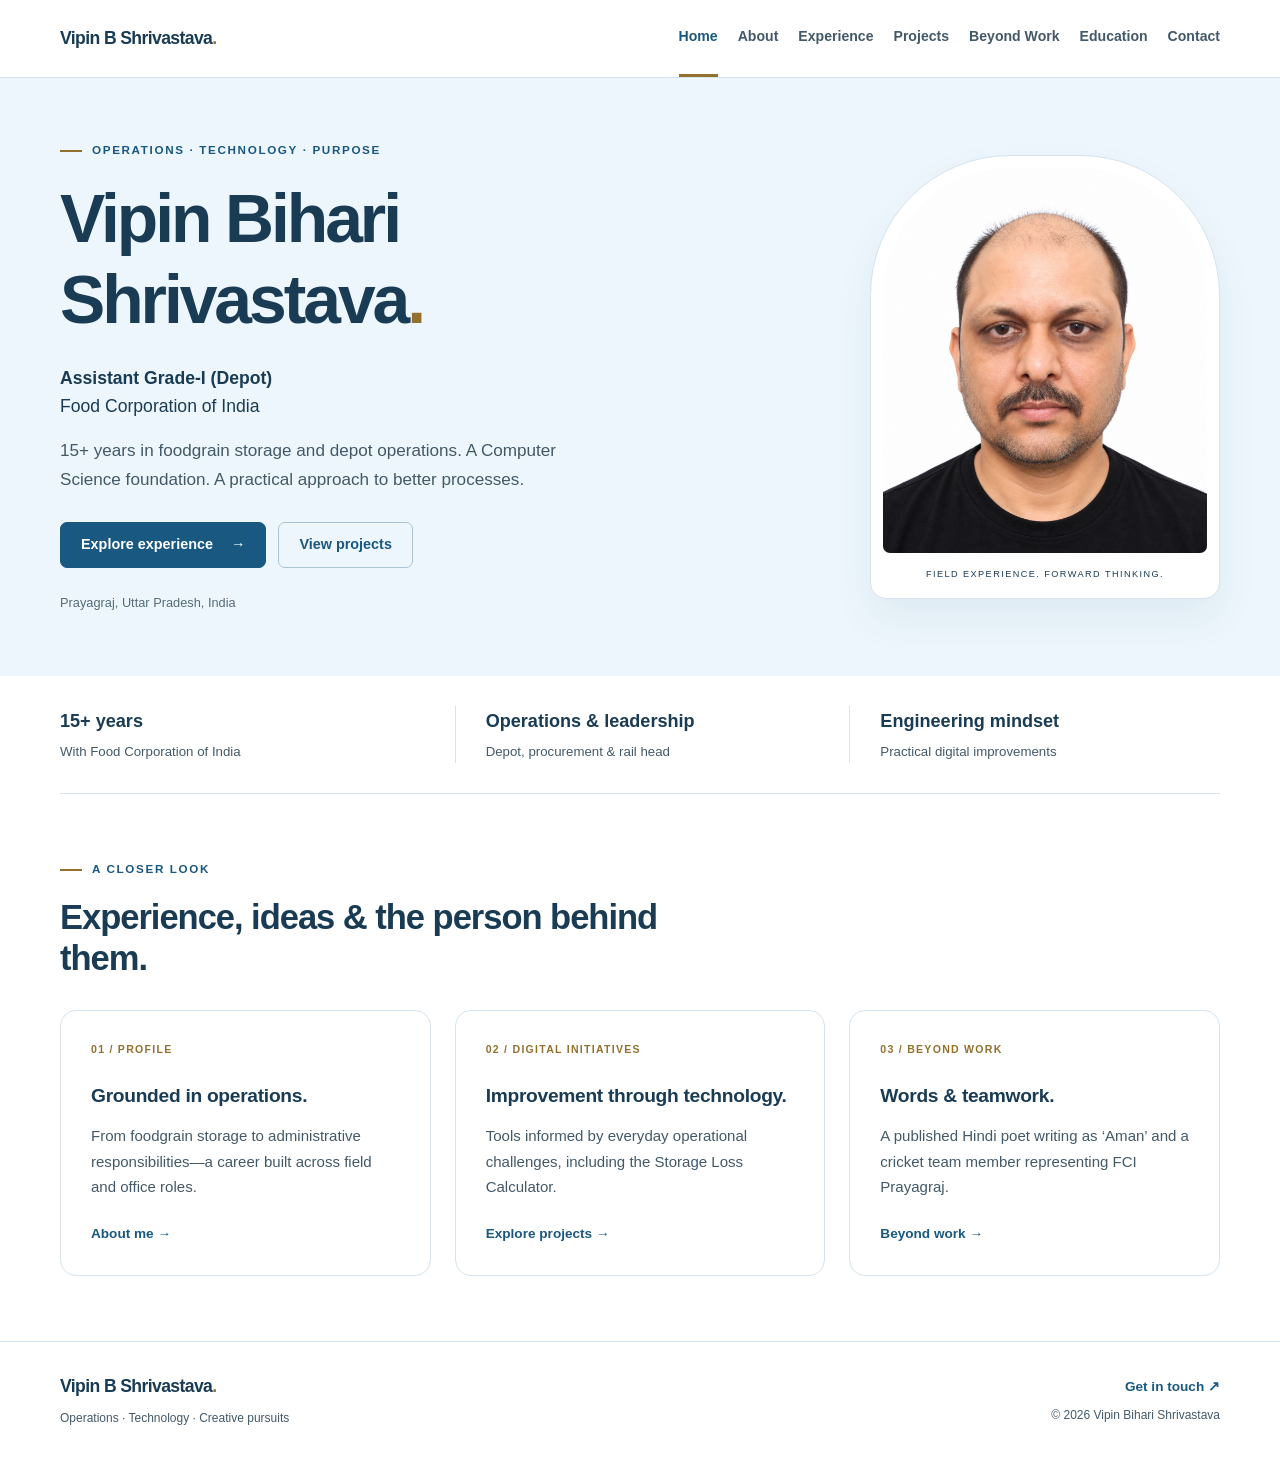
<file: index.html>
<!doctype html>
<html lang="en"><head><meta charset="utf-8"><meta name="viewport" content="width=device-width, initial-scale=1"><meta name="theme-color" content="#edf6fc"><title>Home | Vipin Bihari Shrivastava</title><meta name="description" content="Vipin Bihari Shrivastava — Assistant Grade-I (Depot), Food Corporation of India. Foodgrain operations, digital initiatives, poetry and cricket."><link rel="canonical" href="https://vipinshri.in/"><link rel="icon" href="favicon.svg" type="image/svg+xml"><link rel="stylesheet" href="style.css?v=3"><script src="script.js?v=3" defer></script><link rel="stylesheet" href="counter.css?v=3.1"><script defer src="counter-config.js?v=3.1"></script><script defer src="counter.js?v=3.1"></script></head><body><a class="skip-link" href="#main">Skip to content</a><header class="site-header"><nav class="wrap nav" aria-label="Main navigation"><a class="brand" href="index.html">Vipin B Shrivastava<span class="gold-dot">.</span></a><button class="menu-toggle" type="button" aria-expanded="false" aria-controls="navigation"><span>Menu</span><span class="hamburger" aria-hidden="true"><i></i><i></i><i></i></span></button><div class="nav-links" id="navigation"><a href="index.html" aria-current="page">Home</a><a href="about.html">About</a><a href="experience.html">Experience</a><a href="projects.html">Projects</a><a href="beyond.html">Beyond Work</a><a href="education.html">Education</a><a href="contact.html">Contact</a></div></nav></header><main id="main"><section class="home-hero"><div class="wrap hero-grid"><div class="hero-copy"><p class="eyebrow">Operations · Technology · Purpose</p><img class="mobile-portrait" src="profile.png" alt="Vipin Bihari Shrivastava" width="100" height="120"><h1>Vipin Bihari<br>Shrivastava<span class="gold-dot">.</span></h1><p class="designation">Assistant Grade-I (Depot)<br><span>Food Corporation of India</span></p><p class="intro">15+ years in foodgrain storage and depot operations. A Computer Science foundation. A practical approach to better processes.</p><div class="actions"><a class="button" href="experience.html">Explore experience <span aria-hidden="true">→</span></a><a class="button secondary" href="projects.html">View projects</a></div><p class="location">Prayagraj, Uttar Pradesh, India</p></div><figure class="portrait"><img src="profile.png" alt="Vipin Bihari Shrivastava" width="360" height="440"><figcaption>FIELD EXPERIENCE. FORWARD THINKING.</figcaption></figure></div></section><section class="wrap highlights" aria-label="Professional highlights"><div><strong>15+ years</strong><span>With Food Corporation of India</span></div><div><strong>Operations & leadership</strong><span>Depot, procurement & rail head</span></div><div><strong>Engineering mindset</strong><span>Practical digital improvements</span></div></section><section class="wrap section"><div class="section-intro"><p class="eyebrow">A closer look</p><h2>Experience, ideas & the person behind them.</h2></div><div class="cards three"><a class="card card-link" href="about.html"><span class="index">01 / PROFILE</span><h3>Grounded in operations.</h3><p>From foodgrain storage to administrative responsibilities—a career built across field and office roles.</p><span class="text-link">About me <span aria-hidden="true">→</span></span></a><a class="card card-link" href="projects.html"><span class="index">02 / DIGITAL INITIATIVES</span><h3>Improvement through technology.</h3><p>Tools informed by everyday operational challenges, including the Storage Loss Calculator.</p><span class="text-link">Explore projects <span aria-hidden="true">→</span></span></a><a class="card card-link" href="beyond.html"><span class="index">03 / BEYOND WORK</span><h3>Words & teamwork.</h3><p>A published Hindi poet writing as ‘Aman’ and a cricket team member representing FCI Prayagraj.</p><span class="text-link">Beyond work <span aria-hidden="true">→</span></span></a></div></section></main><footer class="site-footer"><div class="wrap footer-inner"><div><a class="brand" href="index.html">Vipin B Shrivastava<span class="gold-dot">.</span></a><p>Operations · Technology · Creative pursuits</p></div><div><a href="contact.html">Get in touch <span aria-hidden="true">↗</span></a><p>© 2026 Vipin Bihari Shrivastava</p></div></div><div class="wrap visit-counter" data-visit-counter hidden aria-label="Website visitor statistics"><div class="counter-totals"><div class="counter-total"><strong data-page-views>—</strong><span>Total page views</span></div><div class="counter-total"><strong data-unique-visitors>—</strong><span>Unique visitors*</span></div></div><div class="counter-info"><p data-counter-period>Loading visitor totals…</p><details><summary>About these numbers</summary><p>*Estimated distinct browsers since counting began, not verified people. Repeat page loads add views; the same saved browser ID adds only one visitor. Different devices or cleared storage may count again.</p><p>This site uses a random ID in browser storage for this counter. The counter stores its hash, totals and short-lived request IDs. It does not save your IP address, browsing history or contact details in its database. Requests go to this website's counter service. Privacy signals and the preference below are respected.</p><p data-counter-preference-note></p><button type="button" data-counter-preference>Exclude my future visits</button></details></div></div></footer></body></html>
</file>
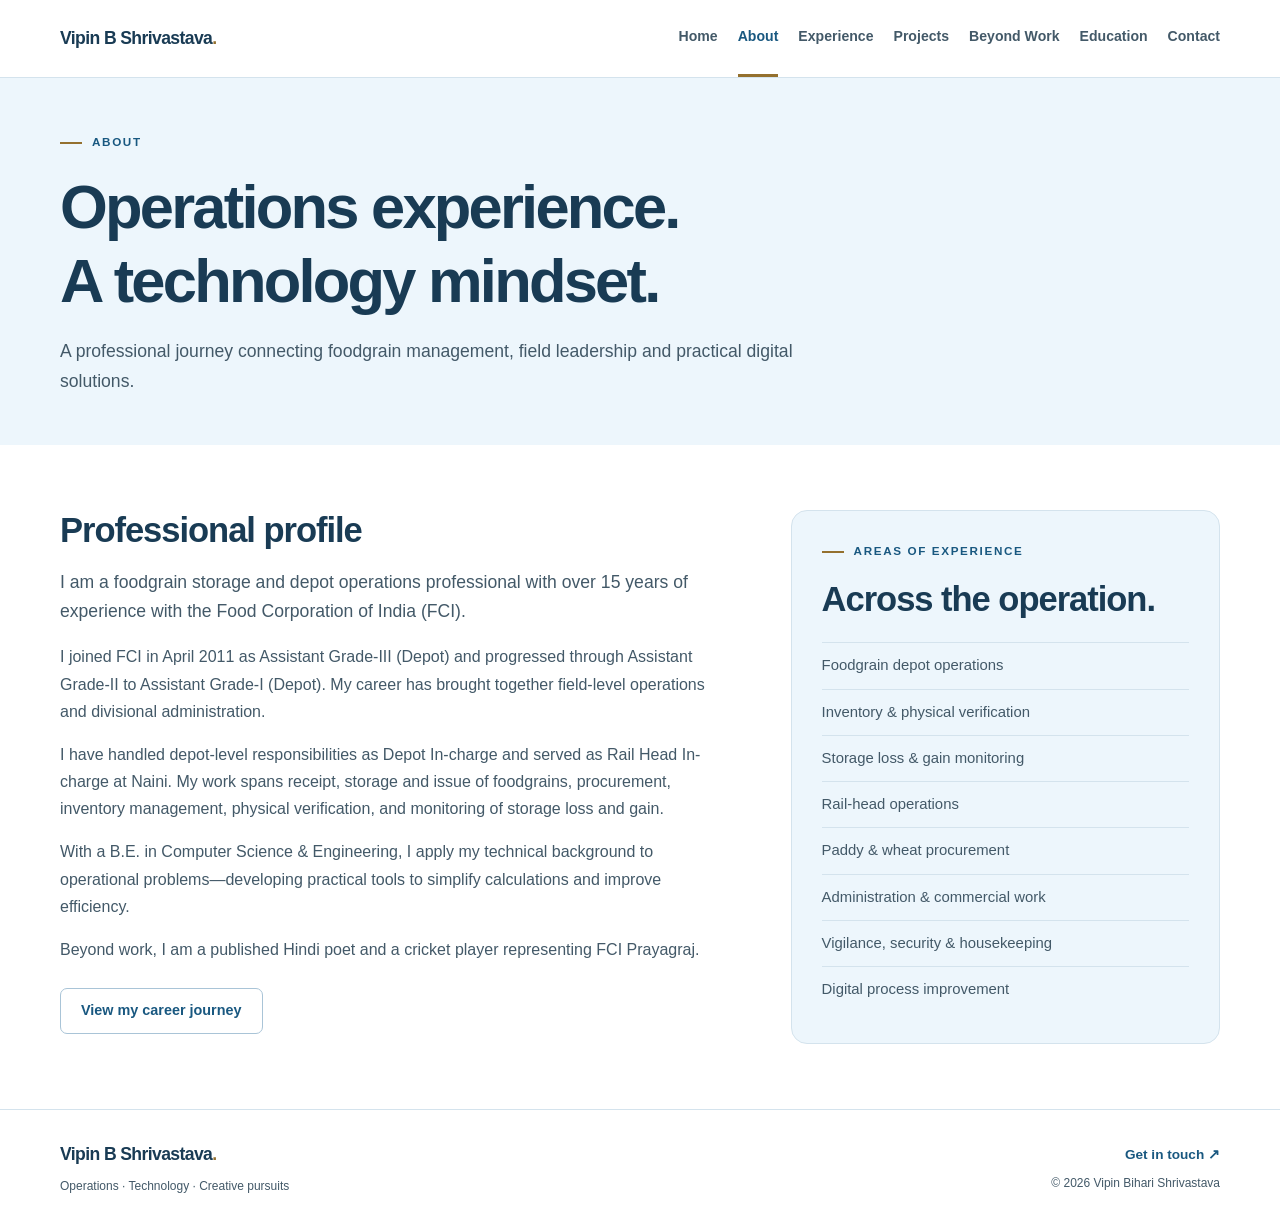
<file: about.html>
<!doctype html>
<html lang="en"><head><meta charset="utf-8"><meta name="viewport" content="width=device-width, initial-scale=1"><meta name="theme-color" content="#edf6fc"><title>About | Vipin Bihari Shrivastava</title><meta name="description" content="About — Vipin Bihari Shrivastava. Professional portfolio, FCI operations and practical digital initiatives."><link rel="canonical" href="https://vipinshri.in/about.html"><link rel="icon" href="favicon.svg" type="image/svg+xml"><link rel="stylesheet" href="style.css?v=3"><script src="script.js?v=3" defer></script><link rel="stylesheet" href="counter.css?v=3.1"><script defer src="counter-config.js?v=3.1"></script><script defer src="counter.js?v=3.1"></script></head><body><a class="skip-link" href="#main">Skip to content</a><header class="site-header"><nav class="wrap nav" aria-label="Main navigation"><a class="brand" href="index.html">Vipin B Shrivastava<span class="gold-dot">.</span></a><button class="menu-toggle" type="button" aria-expanded="false" aria-controls="navigation"><span>Menu</span><span class="hamburger" aria-hidden="true"><i></i><i></i><i></i></span></button><div class="nav-links" id="navigation"><a href="index.html">Home</a><a href="about.html" aria-current="page">About</a><a href="experience.html">Experience</a><a href="projects.html">Projects</a><a href="beyond.html">Beyond Work</a><a href="education.html">Education</a><a href="contact.html">Contact</a></div></nav></header><main id="main"><section class="page-heading"><div class="wrap"><p class="eyebrow">About</p><h1>Operations experience.<br>A technology mindset.</h1><p class="lead">A professional journey connecting foodgrain management, field leadership and practical digital solutions.</p></div></section><section class="wrap section split"><div><h2>Professional profile</h2><p class="lead">I am a foodgrain storage and depot operations professional with over 15 years of experience with the Food Corporation of India (FCI).</p><p>I joined FCI in April 2011 as Assistant Grade-III (Depot) and progressed through Assistant Grade-II to Assistant Grade-I (Depot). My career has brought together field-level operations and divisional administration.</p><p>I have handled depot-level responsibilities as Depot In-charge and served as Rail Head In-charge at Naini. My work spans receipt, storage and issue of foodgrains, procurement, inventory management, physical verification, and monitoring of storage loss and gain.</p><p>With a B.E. in Computer Science & Engineering, I apply my technical background to operational problems—developing practical tools to simplify calculations and improve efficiency.</p><p>Beyond work, I am a published Hindi poet and a cricket player representing FCI Prayagraj.</p><a class="button secondary" href="experience.html">View my career journey</a></div><aside class="panel"><p class="eyebrow">Areas of experience</p><h2>Across the operation.</h2><ul class="expertise"><li>Foodgrain depot operations</li><li>Inventory & physical verification</li><li>Storage loss & gain monitoring</li><li>Rail-head operations</li><li>Paddy & wheat procurement</li><li>Administration & commercial work</li><li>Vigilance, security & housekeeping</li><li>Digital process improvement</li></ul></aside></section></main><footer class="site-footer"><div class="wrap footer-inner"><div><a class="brand" href="index.html">Vipin B Shrivastava<span class="gold-dot">.</span></a><p>Operations · Technology · Creative pursuits</p></div><div><a href="contact.html">Get in touch <span aria-hidden="true">↗</span></a><p>© 2026 Vipin Bihari Shrivastava</p></div></div><div class="wrap visit-counter" data-visit-counter hidden aria-label="Website visitor statistics"><div class="counter-totals"><div class="counter-total"><strong data-page-views>—</strong><span>Total page views</span></div><div class="counter-total"><strong data-unique-visitors>—</strong><span>Unique visitors*</span></div></div><div class="counter-info"><p data-counter-period>Loading visitor totals…</p><details><summary>About these numbers</summary><p>*Estimated distinct browsers since counting began, not verified people. Repeat page loads add views; the same saved browser ID adds only one visitor. Different devices or cleared storage may count again.</p><p>This site uses a random ID in browser storage for this counter. The counter stores its hash, totals and short-lived request IDs. It does not save your IP address, browsing history or contact details in its database. Requests go to this website's counter service. Privacy signals and the preference below are respected.</p><p data-counter-preference-note></p><button type="button" data-counter-preference>Exclude my future visits</button></details></div></div></footer></body></html>
</file>
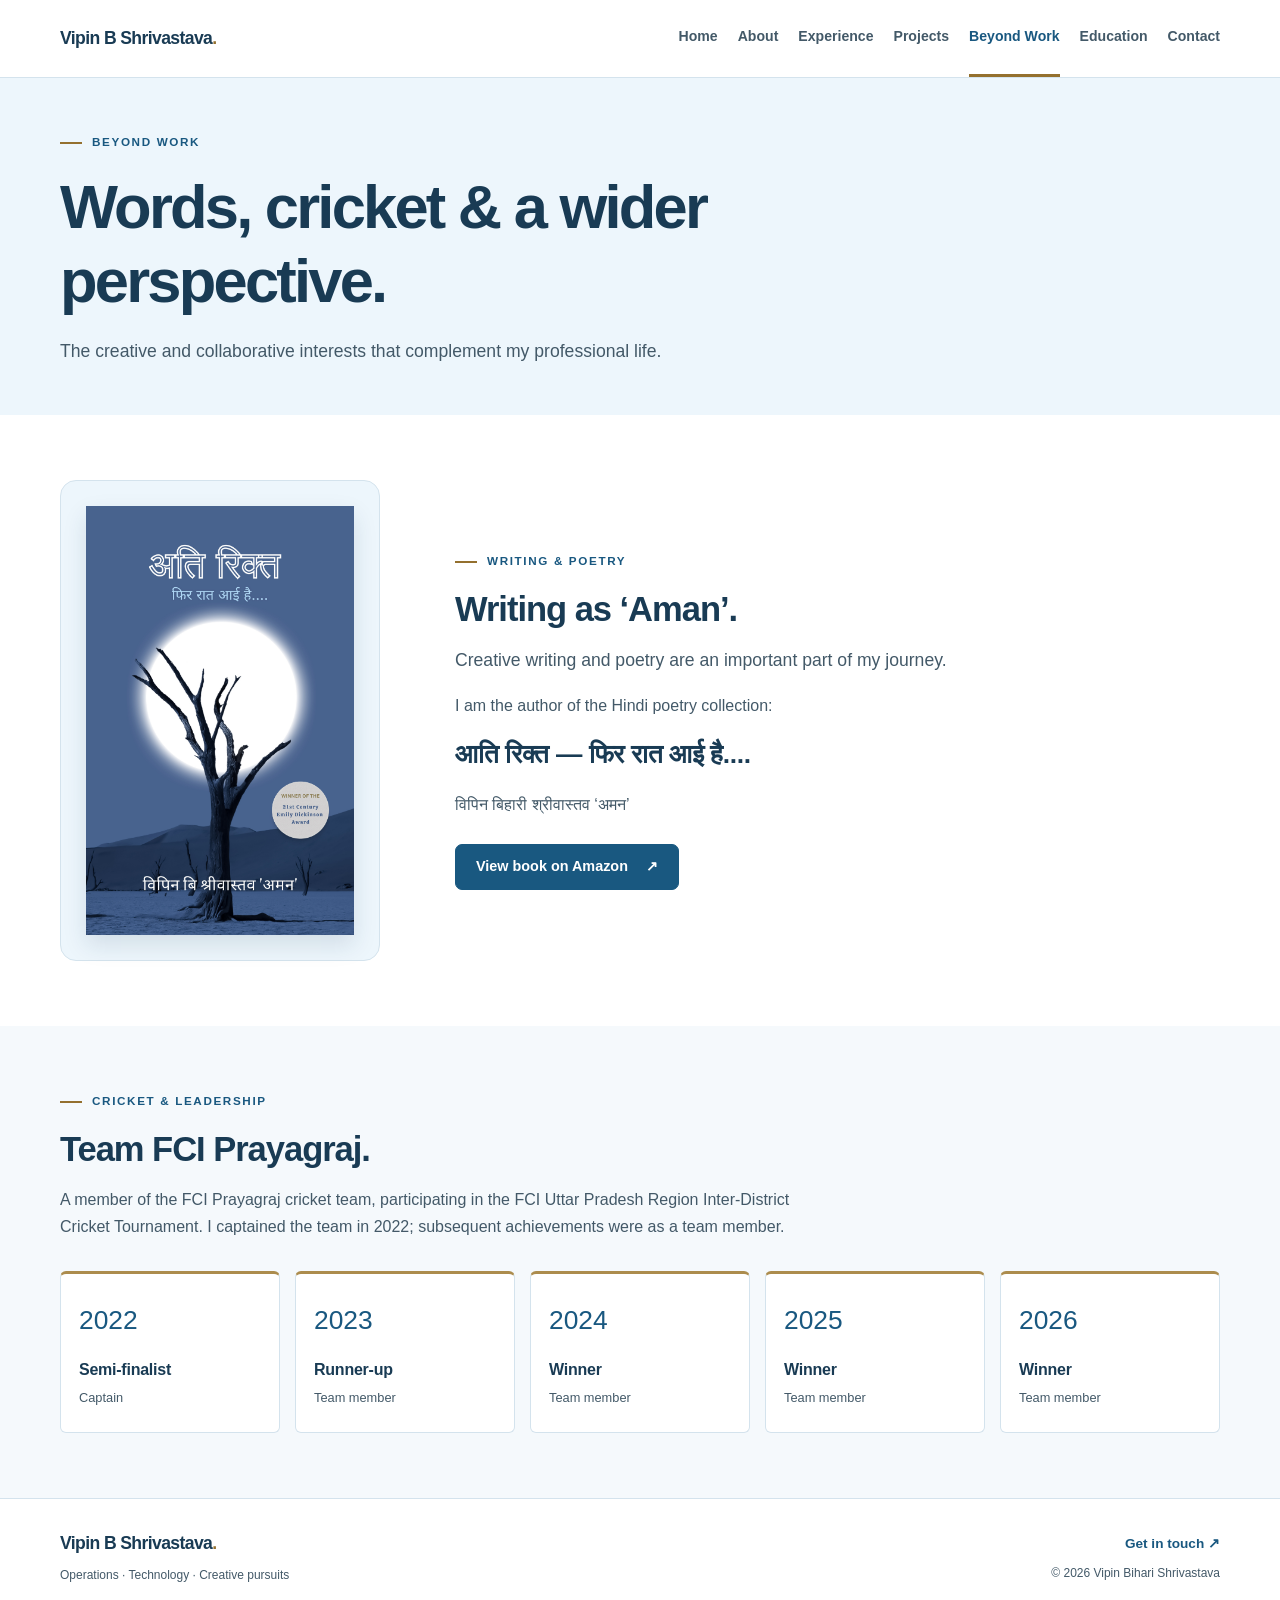
<file: beyond.html>
<!doctype html>
<html lang="en"><head><meta charset="utf-8"><meta name="viewport" content="width=device-width, initial-scale=1"><meta name="theme-color" content="#edf6fc"><title>Beyond Work | Vipin Bihari Shrivastava</title><meta name="description" content="Beyond Work — Vipin Bihari Shrivastava. Professional portfolio, FCI operations and practical digital initiatives."><link rel="canonical" href="https://vipinshri.in/beyond.html"><link rel="icon" href="favicon.svg" type="image/svg+xml"><link rel="stylesheet" href="style.css?v=3"><script src="script.js?v=3" defer></script><link rel="stylesheet" href="counter.css?v=3.1"><script defer src="counter-config.js?v=3.1"></script><script defer src="counter.js?v=3.1"></script></head><body><a class="skip-link" href="#main">Skip to content</a><header class="site-header"><nav class="wrap nav" aria-label="Main navigation"><a class="brand" href="index.html">Vipin B Shrivastava<span class="gold-dot">.</span></a><button class="menu-toggle" type="button" aria-expanded="false" aria-controls="navigation"><span>Menu</span><span class="hamburger" aria-hidden="true"><i></i><i></i><i></i></span></button><div class="nav-links" id="navigation"><a href="index.html">Home</a><a href="about.html">About</a><a href="experience.html">Experience</a><a href="projects.html">Projects</a><a href="beyond.html" aria-current="page">Beyond Work</a><a href="education.html">Education</a><a href="contact.html">Contact</a></div></nav></header><main id="main"><section class="page-heading"><div class="wrap"><p class="eyebrow">Beyond Work</p><h1>Words, cricket & a wider perspective.</h1><p class="lead">The creative and collaborative interests that complement my professional life.</p></div></section><section class="wrap section book-layout"><figure class="book"><img src="book.jpg" alt="Cover of आति रिक्त — फिर रात आई है.... by विपिन बिहारी श्रीवास्तव ‘अमन’" width="280" height="420" loading="lazy"></figure><div><p class="eyebrow">Writing & poetry</p><h2>Writing as ‘Aman’.</h2><p class="lead">Creative writing and poetry are an important part of my journey.</p><p>I am the author of the Hindi poetry collection:</p><h3 class="book-title" lang="hi">आति रिक्त — फिर रात आई है....</h3><p lang="hi">विपिन बिहारी श्रीवास्तव ‘अमन’</p><a class="button" href="https://amzn.in/d/03UaBnzP" target="_blank" rel="noopener noreferrer">View book on Amazon <span aria-hidden="true">↗</span></a></div></section><section class="soft section"><div class="wrap"><p class="eyebrow">Cricket & leadership</p><h2>Team FCI Prayagraj.</h2><p class="measure">A member of the FCI Prayagraj cricket team, participating in the FCI Uttar Pradesh Region Inter-District Cricket Tournament. I captained the team in 2022; subsequent achievements were as a team member.</p><div class="sports"><article><p class="year">2022</p><h3>Semi-finalist</h3><p>Captain</p></article><article><p class="year">2023</p><h3>Runner-up</h3><p>Team member</p></article><article><p class="year">2024</p><h3>Winner</h3><p>Team member</p></article><article><p class="year">2025</p><h3>Winner</h3><p>Team member</p></article><article><p class="year">2026</p><h3>Winner</h3><p>Team member</p></article></div></div></section></main><footer class="site-footer"><div class="wrap footer-inner"><div><a class="brand" href="index.html">Vipin B Shrivastava<span class="gold-dot">.</span></a><p>Operations · Technology · Creative pursuits</p></div><div><a href="contact.html">Get in touch <span aria-hidden="true">↗</span></a><p>© 2026 Vipin Bihari Shrivastava</p></div></div><div class="wrap visit-counter" data-visit-counter hidden aria-label="Website visitor statistics"><div class="counter-totals"><div class="counter-total"><strong data-page-views>—</strong><span>Total page views</span></div><div class="counter-total"><strong data-unique-visitors>—</strong><span>Unique visitors*</span></div></div><div class="counter-info"><p data-counter-period>Loading visitor totals…</p><details><summary>About these numbers</summary><p>*Estimated distinct browsers since counting began, not verified people. Repeat page loads add views; the same saved browser ID adds only one visitor. Different devices or cleared storage may count again.</p><p>This site uses a random ID in browser storage for this counter. The counter stores its hash, totals and short-lived request IDs. It does not save your IP address, browsing history or contact details in its database. Requests go to this website's counter service. Privacy signals and the preference below are respected.</p><p data-counter-preference-note></p><button type="button" data-counter-preference>Exclude my future visits</button></details></div></div></footer></body></html>
</file>
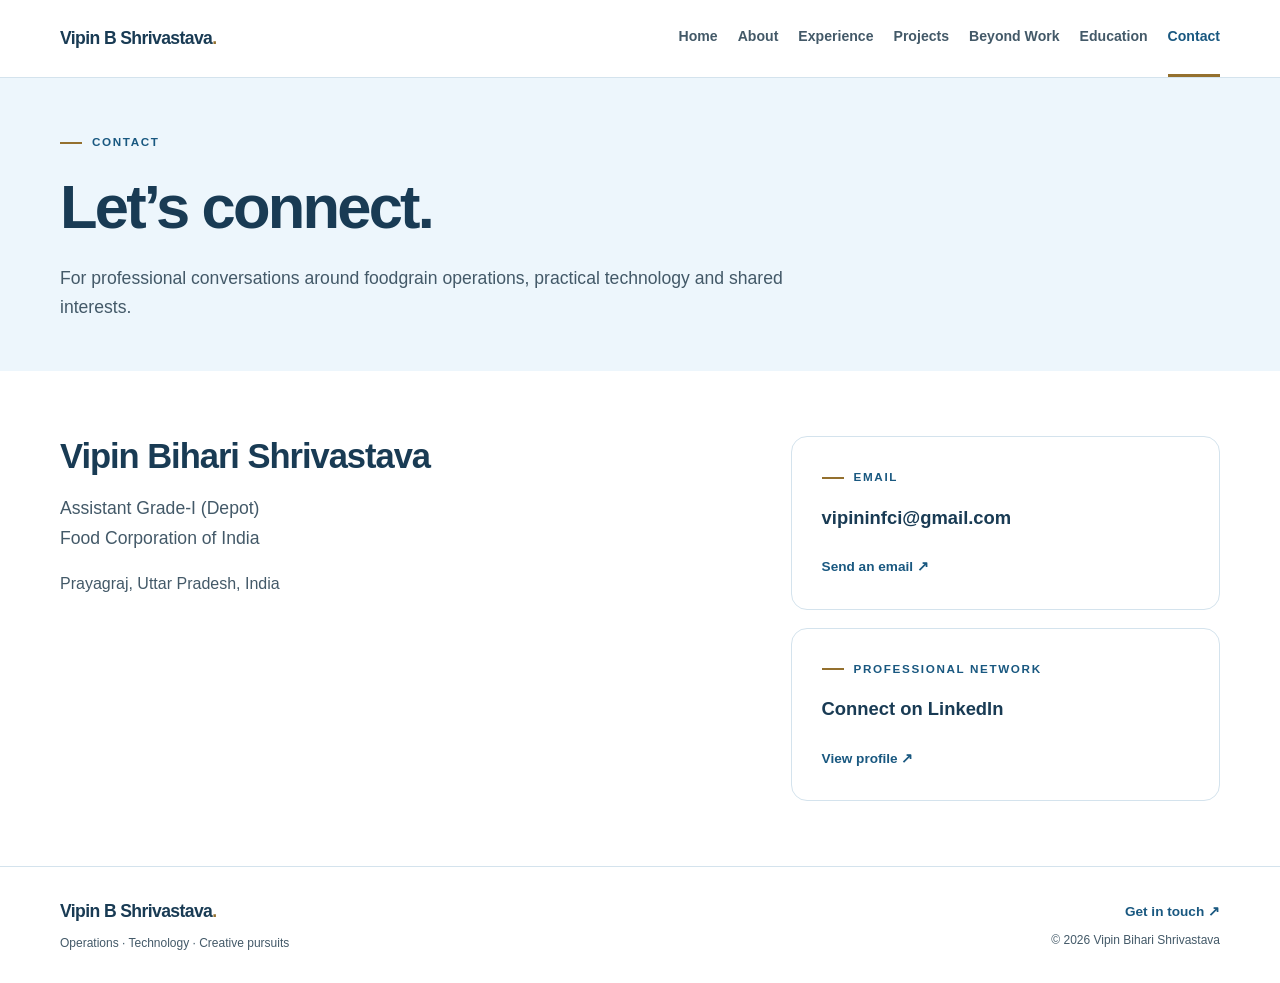
<file: contact.html>
<!doctype html>
<html lang="en"><head><meta charset="utf-8"><meta name="viewport" content="width=device-width, initial-scale=1"><meta name="theme-color" content="#edf6fc"><title>Contact | Vipin Bihari Shrivastava</title><meta name="description" content="Contact — Vipin Bihari Shrivastava. Professional portfolio, FCI operations and practical digital initiatives."><link rel="canonical" href="https://vipinshri.in/contact.html"><link rel="icon" href="favicon.svg" type="image/svg+xml"><link rel="stylesheet" href="style.css?v=3"><script src="script.js?v=3" defer></script><link rel="stylesheet" href="counter.css?v=3.1"><script defer src="counter-config.js?v=3.1"></script><script defer src="counter.js?v=3.1"></script></head><body><a class="skip-link" href="#main">Skip to content</a><header class="site-header"><nav class="wrap nav" aria-label="Main navigation"><a class="brand" href="index.html">Vipin B Shrivastava<span class="gold-dot">.</span></a><button class="menu-toggle" type="button" aria-expanded="false" aria-controls="navigation"><span>Menu</span><span class="hamburger" aria-hidden="true"><i></i><i></i><i></i></span></button><div class="nav-links" id="navigation"><a href="index.html">Home</a><a href="about.html">About</a><a href="experience.html">Experience</a><a href="projects.html">Projects</a><a href="beyond.html">Beyond Work</a><a href="education.html">Education</a><a href="contact.html" aria-current="page">Contact</a></div></nav></header><main id="main"><section class="page-heading"><div class="wrap"><p class="eyebrow">Contact</p><h1>Let’s connect.</h1><p class="lead">For professional conversations around foodgrain operations, practical technology and shared interests.</p></div></section><section class="wrap section split"><div><h2>Vipin Bihari Shrivastava</h2><p class="lead">Assistant Grade-I (Depot)<br>Food Corporation of India</p><p>Prayagraj, Uttar Pradesh, India</p></div><div class="contact-links"><a class="card" href="mailto:vipininfci@gmail.com"><span class="eyebrow">Email</span><strong>vipininfci@gmail.com</strong><span class="text-link">Send an email <span aria-hidden="true">↗</span></span></a><a class="card" href="https://www.linkedin.com/in/vipin-bihari-shrivastava-8577a636" target="_blank" rel="noopener noreferrer"><span class="eyebrow">Professional network</span><strong>Connect on LinkedIn</strong><span class="text-link">View profile <span aria-hidden="true">↗</span></span></a></div></section></main><footer class="site-footer"><div class="wrap footer-inner"><div><a class="brand" href="index.html">Vipin B Shrivastava<span class="gold-dot">.</span></a><p>Operations · Technology · Creative pursuits</p></div><div><a href="contact.html">Get in touch <span aria-hidden="true">↗</span></a><p>© 2026 Vipin Bihari Shrivastava</p></div></div><div class="wrap visit-counter" data-visit-counter hidden aria-label="Website visitor statistics"><div class="counter-totals"><div class="counter-total"><strong data-page-views>—</strong><span>Total page views</span></div><div class="counter-total"><strong data-unique-visitors>—</strong><span>Unique visitors*</span></div></div><div class="counter-info"><p data-counter-period>Loading visitor totals…</p><details><summary>About these numbers</summary><p>*Estimated distinct browsers since counting began, not verified people. Repeat page loads add views; the same saved browser ID adds only one visitor. Different devices or cleared storage may count again.</p><p>This site uses a random ID in browser storage for this counter. The counter stores its hash, totals and short-lived request IDs. It does not save your IP address, browsing history or contact details in its database. Requests go to this website's counter service. Privacy signals and the preference below are respected.</p><p data-counter-preference-note></p><button type="button" data-counter-preference>Exclude my future visits</button></details></div></div></footer></body></html>
</file>
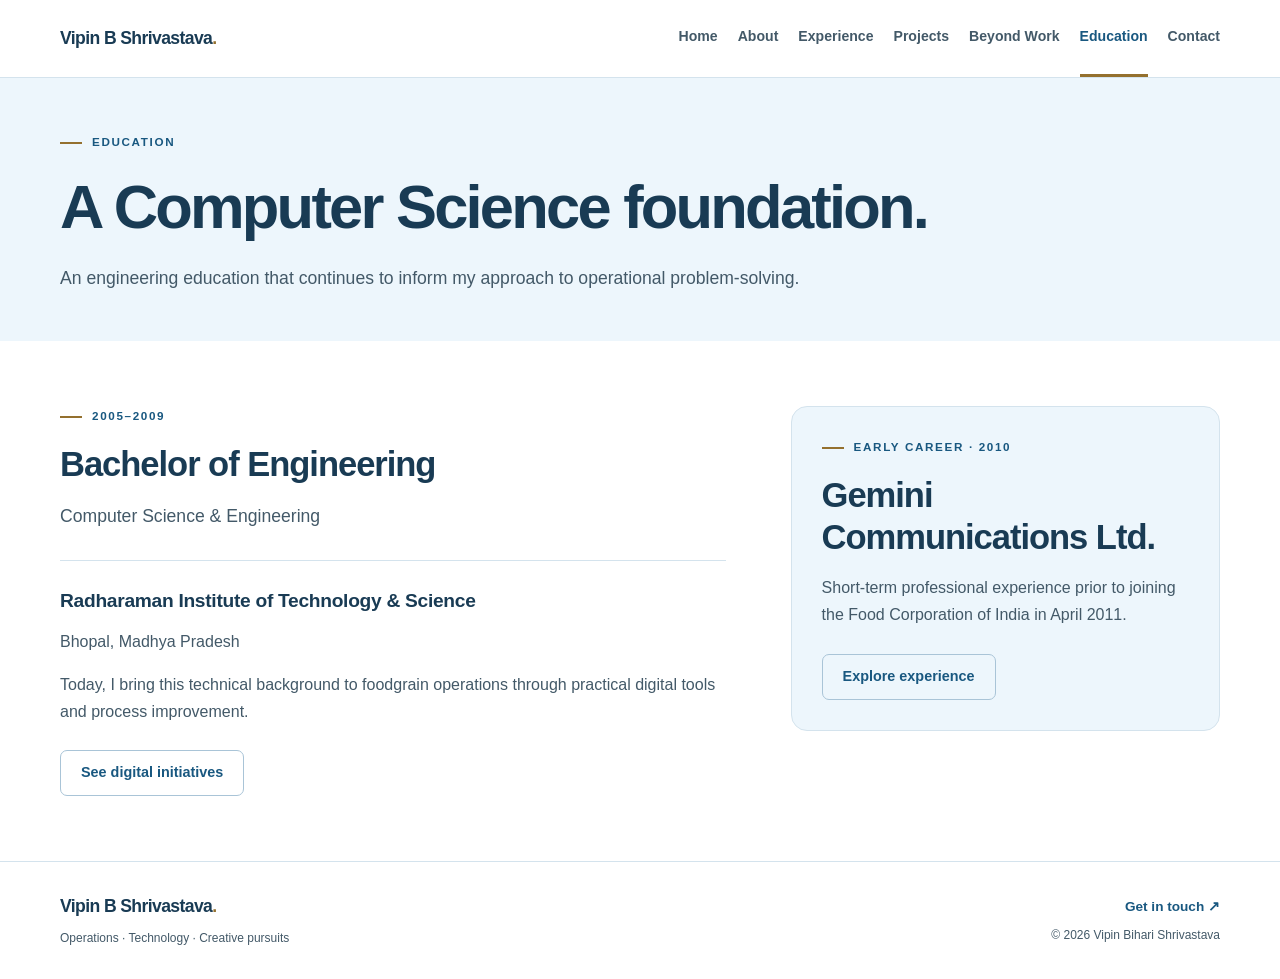
<file: education.html>
<!doctype html>
<html lang="en"><head><meta charset="utf-8"><meta name="viewport" content="width=device-width, initial-scale=1"><meta name="theme-color" content="#edf6fc"><title>Education | Vipin Bihari Shrivastava</title><meta name="description" content="Education — Vipin Bihari Shrivastava. Professional portfolio, FCI operations and practical digital initiatives."><link rel="canonical" href="https://vipinshri.in/education.html"><link rel="icon" href="favicon.svg" type="image/svg+xml"><link rel="stylesheet" href="style.css?v=3"><script src="script.js?v=3" defer></script><link rel="stylesheet" href="counter.css?v=3.1"><script defer src="counter-config.js?v=3.1"></script><script defer src="counter.js?v=3.1"></script></head><body><a class="skip-link" href="#main">Skip to content</a><header class="site-header"><nav class="wrap nav" aria-label="Main navigation"><a class="brand" href="index.html">Vipin B Shrivastava<span class="gold-dot">.</span></a><button class="menu-toggle" type="button" aria-expanded="false" aria-controls="navigation"><span>Menu</span><span class="hamburger" aria-hidden="true"><i></i><i></i><i></i></span></button><div class="nav-links" id="navigation"><a href="index.html">Home</a><a href="about.html">About</a><a href="experience.html">Experience</a><a href="projects.html">Projects</a><a href="beyond.html">Beyond Work</a><a href="education.html" aria-current="page">Education</a><a href="contact.html">Contact</a></div></nav></header><main id="main"><section class="page-heading"><div class="wrap"><p class="eyebrow">Education</p><h1>A Computer Science foundation.</h1><p class="lead">An engineering education that continues to inform my approach to operational problem-solving.</p></div></section><section class="wrap section split"><article class="education-main"><p class="eyebrow">2005–2009</p><h2>Bachelor of Engineering</h2><p class="lead">Computer Science & Engineering</p><hr><h3>Radharaman Institute of Technology & Science</h3><p>Bhopal, Madhya Pradesh</p><p>Today, I bring this technical background to foodgrain operations through practical digital tools and process improvement.</p><a class="button secondary" href="projects.html">See digital initiatives</a></article><aside class="panel"><p class="eyebrow">Early career · 2010</p><h2>Gemini Communications Ltd.</h2><p>Short-term professional experience prior to joining the Food Corporation of India in April 2011.</p><a class="button secondary" href="experience.html">Explore experience</a></aside></section></main><footer class="site-footer"><div class="wrap footer-inner"><div><a class="brand" href="index.html">Vipin B Shrivastava<span class="gold-dot">.</span></a><p>Operations · Technology · Creative pursuits</p></div><div><a href="contact.html">Get in touch <span aria-hidden="true">↗</span></a><p>© 2026 Vipin Bihari Shrivastava</p></div></div><div class="wrap visit-counter" data-visit-counter hidden aria-label="Website visitor statistics"><div class="counter-totals"><div class="counter-total"><strong data-page-views>—</strong><span>Total page views</span></div><div class="counter-total"><strong data-unique-visitors>—</strong><span>Unique visitors*</span></div></div><div class="counter-info"><p data-counter-period>Loading visitor totals…</p><details><summary>About these numbers</summary><p>*Estimated distinct browsers since counting began, not verified people. Repeat page loads add views; the same saved browser ID adds only one visitor. Different devices or cleared storage may count again.</p><p>This site uses a random ID in browser storage for this counter. The counter stores its hash, totals and short-lived request IDs. It does not save your IP address, browsing history or contact details in its database. Requests go to this website's counter service. Privacy signals and the preference below are respected.</p><p data-counter-preference-note></p><button type="button" data-counter-preference>Exclude my future visits</button></details></div></div></footer></body></html>
</file>
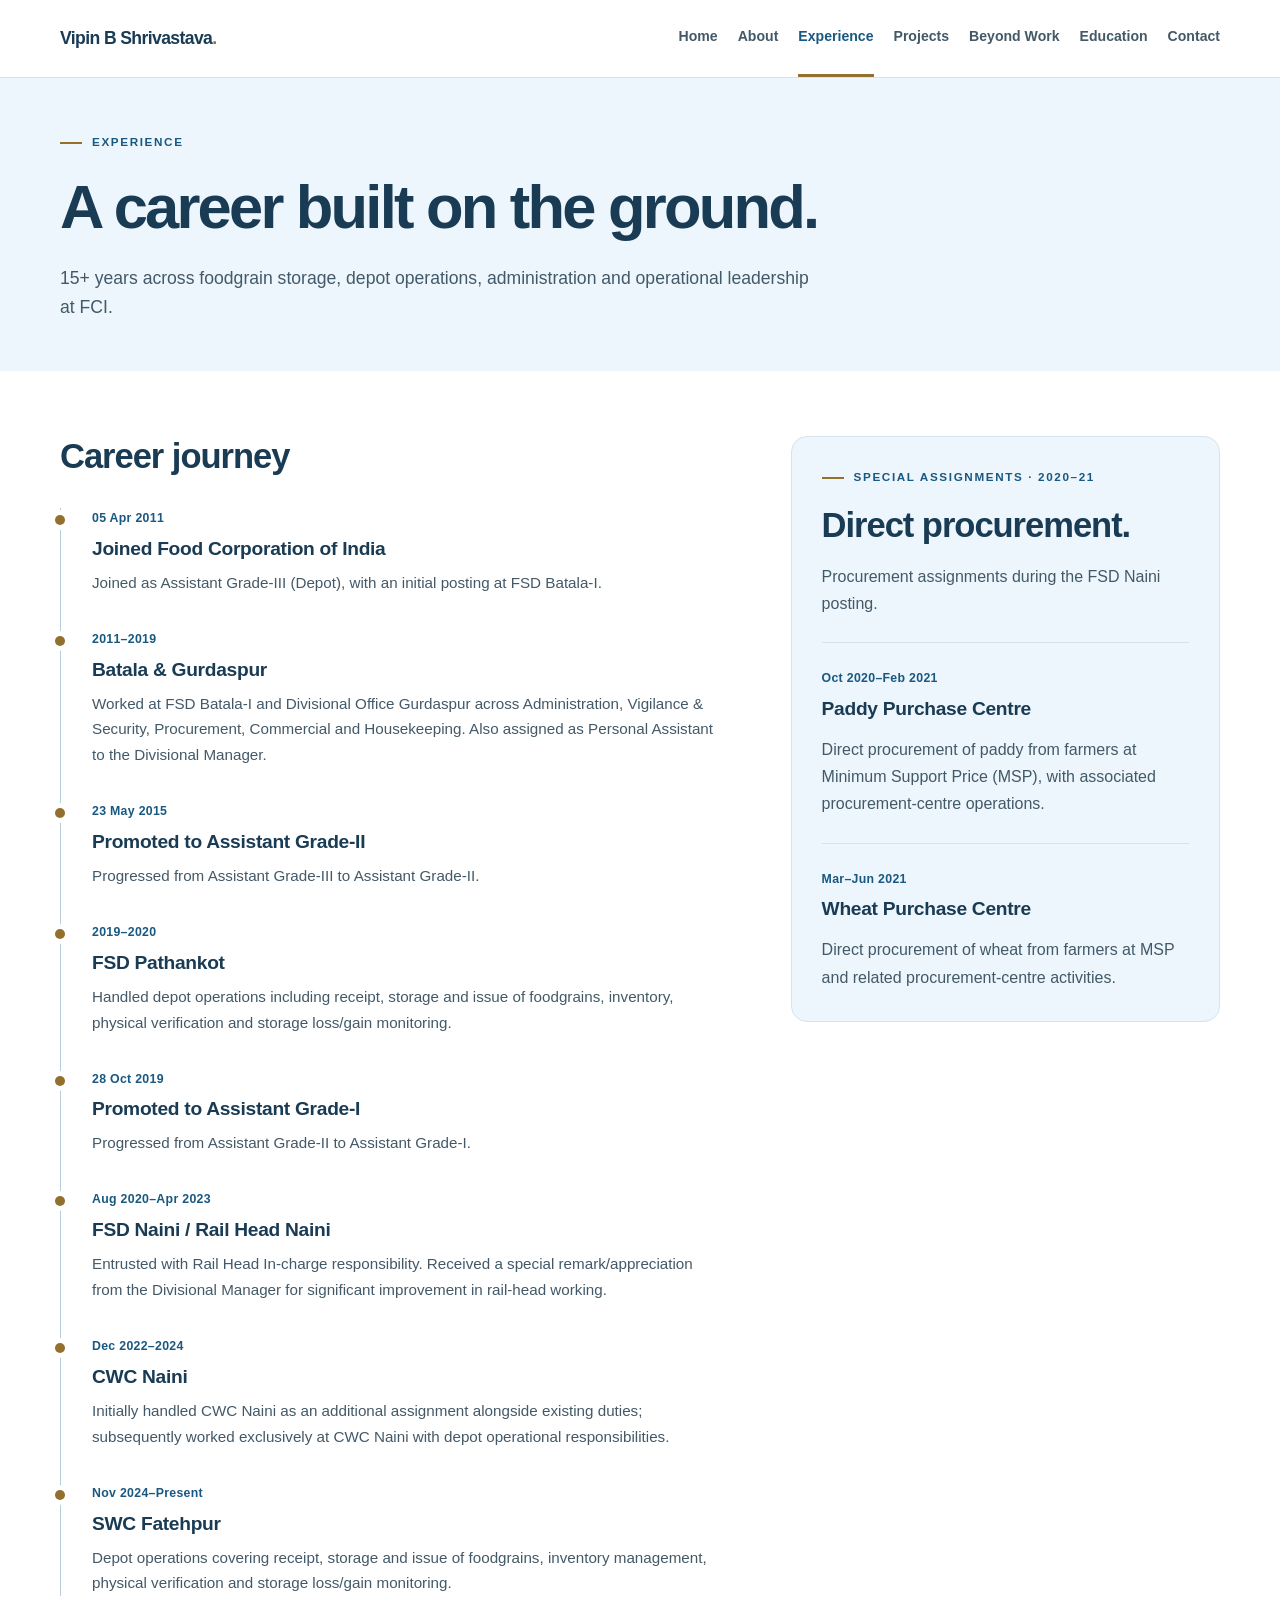
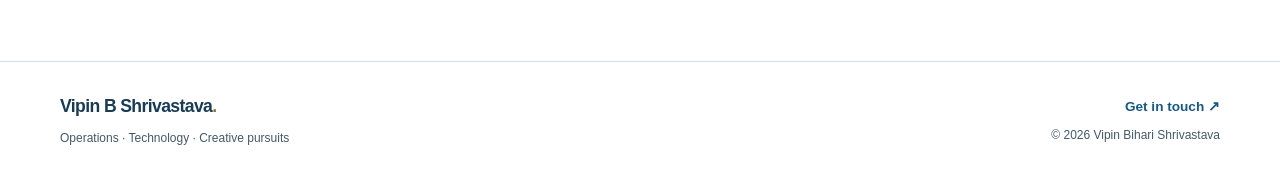
<file: experience.html>
<!doctype html>
<html lang="en"><head><meta charset="utf-8"><meta name="viewport" content="width=device-width, initial-scale=1"><meta name="theme-color" content="#edf6fc"><title>Experience | Vipin Bihari Shrivastava</title><meta name="description" content="Experience — Vipin Bihari Shrivastava. Professional portfolio, FCI operations and practical digital initiatives."><link rel="canonical" href="https://vipinshri.in/experience.html"><link rel="icon" href="favicon.svg" type="image/svg+xml"><link rel="stylesheet" href="style.css?v=3"><script src="script.js?v=3" defer></script><link rel="stylesheet" href="counter.css?v=3.1"><script defer src="counter-config.js?v=3.1"></script><script defer src="counter.js?v=3.1"></script></head><body><a class="skip-link" href="#main">Skip to content</a><header class="site-header"><nav class="wrap nav" aria-label="Main navigation"><a class="brand" href="index.html">Vipin B Shrivastava<span class="gold-dot">.</span></a><button class="menu-toggle" type="button" aria-expanded="false" aria-controls="navigation"><span>Menu</span><span class="hamburger" aria-hidden="true"><i></i><i></i><i></i></span></button><div class="nav-links" id="navigation"><a href="index.html">Home</a><a href="about.html">About</a><a href="experience.html" aria-current="page">Experience</a><a href="projects.html">Projects</a><a href="beyond.html">Beyond Work</a><a href="education.html">Education</a><a href="contact.html">Contact</a></div></nav></header><main id="main"><section class="page-heading"><div class="wrap"><p class="eyebrow">Experience</p><h1>A career built on the ground.</h1><p class="lead">15+ years across foodgrain storage, depot operations, administration and operational leadership at FCI.</p></div></section><section class="wrap section split experience-layout"><div><h2>Career journey</h2><ol class="timeline"><li><p class="date">05 Apr 2011</p><h3>Joined Food Corporation of India</h3><p>Joined as Assistant Grade-III (Depot), with an initial posting at FSD Batala-I.</p></li><li><p class="date">2011–2019</p><h3>Batala & Gurdaspur</h3><p>Worked at FSD Batala-I and Divisional Office Gurdaspur across Administration, Vigilance & Security, Procurement, Commercial and Housekeeping. Also assigned as Personal Assistant to the Divisional Manager.</p></li><li><p class="date">23 May 2015</p><h3>Promoted to Assistant Grade-II</h3><p>Progressed from Assistant Grade-III to Assistant Grade-II.</p></li><li><p class="date">2019–2020</p><h3>FSD Pathankot</h3><p>Handled depot operations including receipt, storage and issue of foodgrains, inventory, physical verification and storage loss/gain monitoring.</p></li><li><p class="date">28 Oct 2019</p><h3>Promoted to Assistant Grade-I</h3><p>Progressed from Assistant Grade-II to Assistant Grade-I.</p></li><li><p class="date">Aug 2020–Apr 2023</p><h3>FSD Naini / Rail Head Naini</h3><p>Entrusted with Rail Head In-charge responsibility. Received a special remark/appreciation from the Divisional Manager for significant improvement in rail-head working.</p></li><li><p class="date">Dec 2022–2024</p><h3>CWC Naini</h3><p>Initially handled CWC Naini as an additional assignment alongside existing duties; subsequently worked exclusively at CWC Naini with depot operational responsibilities.</p></li><li><p class="date">Nov 2024–Present</p><h3>SWC Fatehpur</h3><p>Depot operations covering receipt, storage and issue of foodgrains, inventory management, physical verification and storage loss/gain monitoring.</p></li></ol></div><aside class="panel procurement"><p class="eyebrow">Special assignments · 2020–21</p><h2>Direct procurement.</h2><p>Procurement assignments during the FSD Naini posting.</p><article><p class="date">Oct 2020–Feb 2021</p><h3>Paddy Purchase Centre</h3><p>Direct procurement of paddy from farmers at Minimum Support Price (MSP), with associated procurement-centre operations.</p></article><article><p class="date">Mar–Jun 2021</p><h3>Wheat Purchase Centre</h3><p>Direct procurement of wheat from farmers at MSP and related procurement-centre activities.</p></article></aside></section></main><footer class="site-footer"><div class="wrap footer-inner"><div><a class="brand" href="index.html">Vipin B Shrivastava<span class="gold-dot">.</span></a><p>Operations · Technology · Creative pursuits</p></div><div><a href="contact.html">Get in touch <span aria-hidden="true">↗</span></a><p>© 2026 Vipin Bihari Shrivastava</p></div></div><div class="wrap visit-counter" data-visit-counter hidden aria-label="Website visitor statistics"><div class="counter-totals"><div class="counter-total"><strong data-page-views>—</strong><span>Total page views</span></div><div class="counter-total"><strong data-unique-visitors>—</strong><span>Unique visitors*</span></div></div><div class="counter-info"><p data-counter-period>Loading visitor totals…</p><details><summary>About these numbers</summary><p>*Estimated distinct browsers since counting began, not verified people. Repeat page loads add views; the same saved browser ID adds only one visitor. Different devices or cleared storage may count again.</p><p>This site uses a random ID in browser storage for this counter. The counter stores its hash, totals and short-lived request IDs. It does not save your IP address, browsing history or contact details in its database. Requests go to this website's counter service. Privacy signals and the preference below are respected.</p><p data-counter-preference-note></p><button type="button" data-counter-preference>Exclude my future visits</button></details></div></div></footer></body></html>
</file>
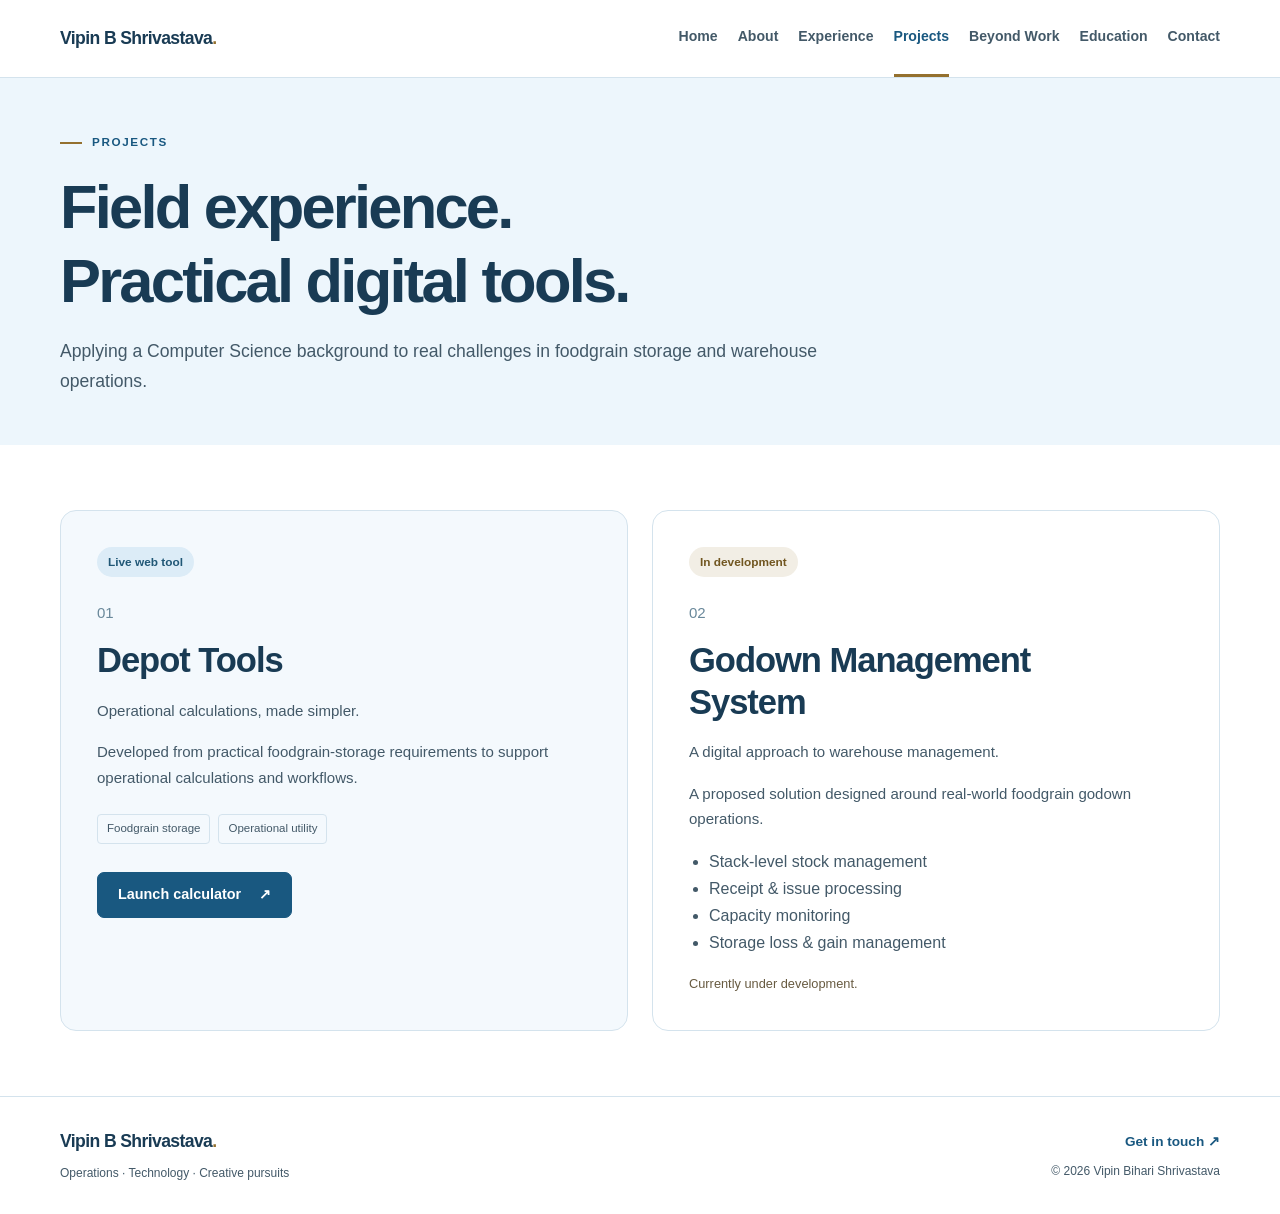
<file: projects.html>
<!doctype html>
<html lang="en"><head><meta charset="utf-8"><meta name="viewport" content="width=device-width, initial-scale=1"><meta name="theme-color" content="#edf6fc"><title>Projects | Vipin Bihari Shrivastava</title><meta name="description" content="Projects — Vipin Bihari Shrivastava. Professional portfolio, FCI operations and practical digital initiatives."><link rel="canonical" href="https://vipinshri.in/projects.html"><link rel="icon" href="favicon.svg" type="image/svg+xml"><link rel="stylesheet" href="style.css?v=3"><script src="script.js?v=3" defer></script><link rel="stylesheet" href="counter.css?v=3.1"><script defer src="counter-config.js?v=3.1"></script><script defer src="counter.js?v=3.1"></script></head><body><a class="skip-link" href="#main">Skip to content</a><header class="site-header"><nav class="wrap nav" aria-label="Main navigation"><a class="brand" href="index.html">Vipin B Shrivastava<span class="gold-dot">.</span></a><button class="menu-toggle" type="button" aria-expanded="false" aria-controls="navigation"><span>Menu</span><span class="hamburger" aria-hidden="true"><i></i><i></i><i></i></span></button><div class="nav-links" id="navigation"><a href="index.html">Home</a><a href="about.html">About</a><a href="experience.html">Experience</a><a href="projects.html" aria-current="page">Projects</a><a href="beyond.html">Beyond Work</a><a href="education.html">Education</a><a href="contact.html">Contact</a></div></nav></header><main id="main"><section class="page-heading"><div class="wrap"><p class="eyebrow">Projects</p><h1>Field experience.<br>Practical digital tools.</h1><p class="lead">Applying a Computer Science background to real challenges in foodgrain storage and warehouse operations.</p></div></section><section class="wrap section cards"><article class="card project featured"><span class="badge">Live web tool</span><p class="project-number" aria-hidden="true">01</p><h2>Depot Tools</h2><p class="lead">Operational calculations, made simpler.</p><p>Developed from practical foodgrain-storage requirements to support operational calculations and workflows.</p><div class="tags"><span>Foodgrain storage</span><span>Operational utility</span></div><a class="button" href="https://vipininfci.github.io/Calculator/index.html" target="_blank" rel="noopener noreferrer">Launch calculator <span aria-hidden="true">↗</span></a></article><article class="card project"><span class="badge muted">In development</span><p class="project-number" aria-hidden="true">02</p><h2>Godown Management System</h2><p class="lead">A digital approach to warehouse management.</p><p>A proposed solution designed around real-world foodgrain godown operations.</p><ul><li>Stack-level stock management</li><li>Receipt & issue processing</li><li>Capacity monitoring</li><li>Storage loss & gain management</li></ul><p class="project-note">Currently under development.</p></article></section></main><footer class="site-footer"><div class="wrap footer-inner"><div><a class="brand" href="index.html">Vipin B Shrivastava<span class="gold-dot">.</span></a><p>Operations · Technology · Creative pursuits</p></div><div><a href="contact.html">Get in touch <span aria-hidden="true">↗</span></a><p>© 2026 Vipin Bihari Shrivastava</p></div></div><div class="wrap visit-counter" data-visit-counter hidden aria-label="Website visitor statistics"><div class="counter-totals"><div class="counter-total"><strong data-page-views>—</strong><span>Total page views</span></div><div class="counter-total"><strong data-unique-visitors>—</strong><span>Unique visitors*</span></div></div><div class="counter-info"><p data-counter-period>Loading visitor totals…</p><details><summary>About these numbers</summary><p>*Estimated distinct browsers since counting began, not verified people. Repeat page loads add views; the same saved browser ID adds only one visitor. Different devices or cleared storage may count again.</p><p>This site uses a random ID in browser storage for this counter. The counter stores its hash, totals and short-lived request IDs. It does not save your IP address, browsing history or contact details in its database. Requests go to this website's counter service. Privacy signals and the preference below are respected.</p><p data-counter-preference-note></p><button type="button" data-counter-preference>Exclude my future visits</button></details></div></div></footer></body></html>
</file>
<file: style.css>
@charset "UTF-8";
:root{--ink:#193b54;--text:#435968;--blue:#195880;--sky:#edf6fc;--line:#d4e3ed;--gold:#94702e;--white:#fff;--radius:16px}*{box-sizing:border-box}html{scroll-behavior:smooth}body{margin:0;color:var(--text);font:16px/1.7 "Segoe UI",Arial,sans-serif;background:var(--white)}h1,h2,h3,p,figure{margin:0}h1,h2,h3{color:var(--ink);line-height:1.2}h1{font-size:clamp(2.1rem,4.8vw,3.9rem);letter-spacing:-.045em;font-weight:650}h2{font-size:clamp(1.6rem,2.7vw,2.2rem);letter-spacing:-.03em}h3{font-size:1.2rem;letter-spacing:-.015em}p{margin-top:1rem}a{color:var(--blue);text-underline-offset:5px}img{max-width:100%;display:block}button,a{-webkit-tap-highlight-color:transparent}a:focus-visible,button:focus-visible{outline:3px solid var(--gold);outline-offset:5px}button{font:inherit}.wrap{width:min(1160px,calc(100% - 40px));margin-inline:auto}.site-header{background:#fff;border-bottom:1px solid var(--line);position:relative;z-index:5}.nav{min-height:76px;display:flex;align-items:center;justify-content:space-between;flex-wrap:wrap;gap:10px}.brand{font-size:1.1rem;font-weight:700;color:var(--ink);text-decoration:none;letter-spacing:-.035em;white-space:nowrap}.gold-dot{color:var(--gold)}.nav-links{display:flex;gap:20px;align-items:center}.nav-links a{font-size:.88rem;font-weight:600;text-decoration:none;padding:25px 0;color:var(--text);border-bottom:3px solid transparent}.nav-links a:hover,.nav-links a[aria-current]{color:var(--blue);border-color:var(--gold)}.menu-toggle{display:none;background:transparent;border:1px solid var(--line);border-radius:8px;padding:8px 11px;align-items:center;gap:9px;color:var(--ink);min-height:44px;cursor:pointer}.hamburger{display:grid;gap:4px}.hamburger i{display:block;width:17px;height:2px;background:var(--ink)}.skip-link{position:absolute;top:-70px;left:16px;background:white;padding:12px;z-index:20}.skip-link:focus{top:8px}.eyebrow{font-size:.73rem;font-weight:700;letter-spacing:.14em;text-transform:uppercase;color:var(--blue);margin:0 0 18px}.eyebrow:before{content:"";display:inline-block;width:22px;height:2px;background:var(--gold);margin-right:10px;vertical-align:middle}.home-hero,.page-heading{background:var(--sky)}.hero-grid{display:grid;grid-template-columns:1.4fr 1fr;gap:70px;align-items:center;padding-block:62px}.hero-copy h1{font-size:clamp(2.4rem,5.3vw,4.6rem)}.designation{font-weight:650;color:var(--ink);line-height:1.6;font-size:1.1rem;margin-top:23px}.designation span{font-weight:400}.intro{max-width:520px;font-size:1.07rem}.actions{display:flex;flex-wrap:wrap;gap:12px;margin-top:28px}.button{display:inline-flex;align-items:center;justify-content:center;gap:18px;min-height:46px;padding:11px 20px;background:var(--blue);color:white;font-weight:600;font-size:.9rem;text-decoration:none;border:1px solid var(--blue);border-radius:7px;line-height:1.5}.button:hover{background:#103f60;color:white}.button.secondary{background:transparent;color:var(--blue);border-color:#a9c4d7}.button.secondary:hover{background:#deedf7}.location{font-size:.8rem;margin-top:24px;color:#546b7a}.portrait{justify-self:end;width:min(100%,350px);padding:12px;background:#fff;border:1px solid var(--line);border-radius:140px 140px 16px 16px;box-shadow:0 20px 40px #1f537412}.portrait img{width:100%;height:385px;object-fit:cover;object-position:center top;border-radius:128px 128px 7px 7px}.portrait figcaption{font-size:.57rem;letter-spacing:.16em;text-align:center;padding:14px 0 4px;color:var(--ink)}.mobile-portrait{display:none}.highlights{display:grid;grid-template-columns:repeat(3,1fr);padding-block:30px;border-bottom:1px solid var(--line);gap:24px}.highlights div+div{border-left:1px solid var(--line);padding-left:30px}.highlights strong,.highlights span{display:block}.highlights strong{font-size:1.13rem;color:var(--ink)}.highlights span{font-size:.83rem;margin-top:4px}.section{padding-block:65px}.section-intro{max-width:660px;margin-bottom:30px}.cards{display:grid;grid-template-columns:repeat(2,minmax(0,1fr));gap:24px}.cards.three{grid-template-columns:repeat(3,minmax(0,1fr))}.card{padding:30px;border:1px solid var(--line);border-radius:var(--radius);background:white}.card-link{text-decoration:none;color:var(--text);display:flex;flex-direction:column;transition:border-color .2s,transform .2s}.card-link:hover{border-color:#729cb7;transform:translateY(-3px)}.card p{font-size:.94rem}.index{font-size:.66rem;letter-spacing:.12em;color:var(--gold);font-weight:700;margin-bottom:25px}.text-link{font-size:.85rem;font-weight:650;display:block;margin-top:22px;color:var(--blue)}.card-link .text-link{margin-top:auto;padding-top:22px}.page-heading{padding:54px 0 48px}.page-heading h1{max-width:900px}.lead{font-size:1.1rem;line-height:1.7;max-width:760px}.page-heading .lead{margin-top:20px}.split{display:grid;grid-template-columns:1.55fr 1fr;gap:65px;align-items:start}.panel{background:var(--sky);border:1px solid var(--line);border-radius:var(--radius);padding:30px}.expertise{list-style:none;padding:0;margin:22px 0 0}.expertise li{padding:10px 0;border-top:1px solid var(--line);font-size:.93rem}.split .button{margin-top:25px}.timeline{list-style:none;padding:0 0 0 26px;margin:30px 0 0;border-left:1px solid #b7cddb}.timeline li{position:relative;padding:0 0 33px 5px}.timeline li:before{content:"";position:absolute;left:-32px;top:7px;width:10px;height:10px;background:var(--gold);border-radius:50%;box-shadow:0 0 0 5px white}.timeline li:last-child{padding-bottom:0}.date{color:var(--blue);font-size:.77rem;font-weight:700;letter-spacing:.025em;margin:0 0 8px}.timeline p:not(.date){font-size:.95rem;margin-top:10px}.procurement article{border-top:1px solid var(--line);padding-top:25px;margin-top:25px}.project{position:relative;padding:36px;overflow:hidden}.featured{background:#f4f9fd}.badge{display:inline-block;background:#dcecf7;color:#205776;padding:5px 11px;border-radius:50px;font-weight:650;font-size:.74rem}.badge.muted{background:#f2eee5;color:#715620}.project-number{font-size:3rem;font-weight:300;color:#69889a;line-height:1;margin:28px 0 20px}.project h2{max-width:360px}.project .button{margin-top:28px}.tags{display:flex;gap:8px;flex-wrap:wrap;margin-top:24px}.tags span{border:1px solid var(--line);padding:4px 9px;border-radius:4px;font-size:.72rem}.project-note{font-size:.8rem!important;color:#675a40}.project ul{padding-left:20px}.book-layout{display:grid;grid-template-columns:320px 1fr;gap:75px;align-items:center}.book{padding:25px;background:var(--sky);border:1px solid var(--line);border-radius:var(--radius)}.book img{width:100%;height:auto;box-shadow:0 10px 22px #193b5420}.book-title{font-size:1.65rem;line-height:1.5;margin-top:16px}.book-layout .button{margin-top:26px}.soft{background:#f5f9fc}.measure{max-width:780px}.sports{display:grid;grid-template-columns:repeat(5,1fr);gap:15px;margin-top:30px}.sports article{padding:24px 18px;border:1px solid var(--line);border-top:3px solid #ac8c4d;background:white;border-radius:6px}.year{font-size:1.65rem;color:var(--blue);margin:0 0 18px}.sports h3{font-size:1rem}.sports article>p:last-child{font-size:.8rem;margin-top:7px}hr{border:0;border-top:1px solid var(--line);margin:28px 0}.contact-links{display:grid;gap:18px}.contact-links a{text-decoration:none}.contact-links strong{display:block;font-size:1.15rem;color:var(--ink);overflow-wrap:anywhere}.contact-links .eyebrow{display:block;margin-bottom:15px}.site-footer{border-top:1px solid var(--line);padding:30px 0;background:#fff}.footer-inner{display:flex;justify-content:space-between;gap:25px}.footer-inner p{font-size:.75rem;margin-top:6px}.footer-inner>div:last-child{text-align:right}.footer-inner>div:last-child>a{font-size:.85rem;font-weight:600;text-decoration:none}
@media(max-width:1079px){.nav{padding-block:12px;min-height:70px}.js .menu-toggle{display:flex}.nav-links{width:100%;display:flex;flex-wrap:wrap;gap:0 20px;padding-bottom:10px}.nav-links a{padding:10px 0}.js .nav-links{display:none}.js .nav-links.is-open{display:grid;grid-template-columns:1fr 1fr;gap:0 20px}.hero-grid{gap:35px}.portrait img{height:340px}.split{gap:35px}.cards.three{gap:15px}.card{padding:24px}.book-layout{gap:40px}.sports{gap:9px}.sports article{padding:20px 12px}}
@media(max-width:700px){.wrap{width:calc(100% - 36px)}.nav{min-height:66px}.brand{font-size:1rem}.menu-toggle{font-size:.78rem;padding:7px 9px}.hero-grid{display:block;padding-block:28px 30px}.hero-copy .eyebrow{font-size:.6rem;letter-spacing:.1em;margin-bottom:18px}.hero-copy h1{font-size:clamp(1.95rem,7.5vw,3rem);line-height:1.14;letter-spacing:-.045em;padding-top:5px}.portrait{display:none}.mobile-portrait{display:block;float:right;width:84px;height:106px;object-fit:cover;object-position:center top;border:4px solid white;border-radius:13px;margin:0 0 10px 12px;box-shadow:0 4px 12px #193b5412}.designation{font-size:.9rem;margin-top:17px;clear:both;line-height:1.6}.intro{font-size:.93rem;margin-top:14px;line-height:1.65}.actions{gap:9px;margin-top:21px}.button{font-size:.8rem;padding:10px 14px;gap:10px}.location{margin-top:18px;font-size:.72rem}.highlights{grid-template-columns:1fr;gap:14px;padding-block:23px}.highlights div{display:flex;justify-content:space-between;align-items:baseline;gap:15px}.highlights div+div{padding:13px 0 0;border-left:0;border-top:1px solid var(--line)}.highlights strong{font-size:.9rem}.highlights span{font-size:.72rem;text-align:right;max-width:48%}.section{padding-block:40px}.cards,.cards.three,.split,.book-layout{grid-template-columns:1fr;gap:24px}.section-intro{margin-bottom:23px}.card{padding:26px}.card-link h3{font-size:1.25rem}.index{margin-bottom:18px}.page-heading{padding:34px 0 32px}.page-heading h1{font-size:2.15rem;line-height:1.17}.page-heading .lead,.lead{font-size:1rem}.eyebrow{font-size:.65rem;margin-bottom:15px}.split>.panel{margin-top:8px}.panel{padding:25px}.project{padding:28px}.project-number{margin-top:25px}.book{width:230px;justify-self:center;padding:19px}.book-layout{gap:30px}.sports{grid-template-columns:1fr 1fr;gap:12px}.sports article{padding:20px}.sports article:last-child{grid-column:1/-1}.year{margin-bottom:12px}.footer-inner{flex-direction:column;gap:20px}.footer-inner>div:last-child{text-align:left}.contact-links strong{font-size:1.03rem}}
@media(prefers-reduced-motion:reduce){html{scroll-behavior:auto}*{transition:none!important}}
</file>
<file: counter.css>
.visit-counter[hidden]{display:none}
.visit-counter{border-top:1px solid var(--line);margin-top:24px;padding-top:22px;display:flex;flex-wrap:wrap;align-items:center;justify-content:space-between;gap:16px;color:var(--text)}
.counter-totals{display:flex;gap:30px;flex-wrap:wrap}
.counter-total{display:flex;flex-direction:column;gap:2px;font-size:.77rem}
.counter-total strong{font-size:1.35rem;color:var(--ink);line-height:1.4;font-variant-numeric:tabular-nums}
.counter-info{max-width:580px;font-size:.76rem}
.counter-info p{margin:0 0 8px}.counter-info details{margin-top:4px}.counter-info summary{cursor:pointer;color:var(--blue);text-underline-offset:3px;min-height:28px}.counter-info details p{margin-top:9px}.counter-info button{background:white;border:1px solid var(--line);border-radius:5px;padding:8px 12px;min-height:44px;color:var(--blue);cursor:pointer;font:inherit}.counter-info button:disabled{cursor:default;opacity:.65}
@media(max-width:700px){.visit-counter{align-items:flex-start;flex-direction:column}.counter-totals{width:100%;gap:35px}.counter-info{width:100%}}
</file>
